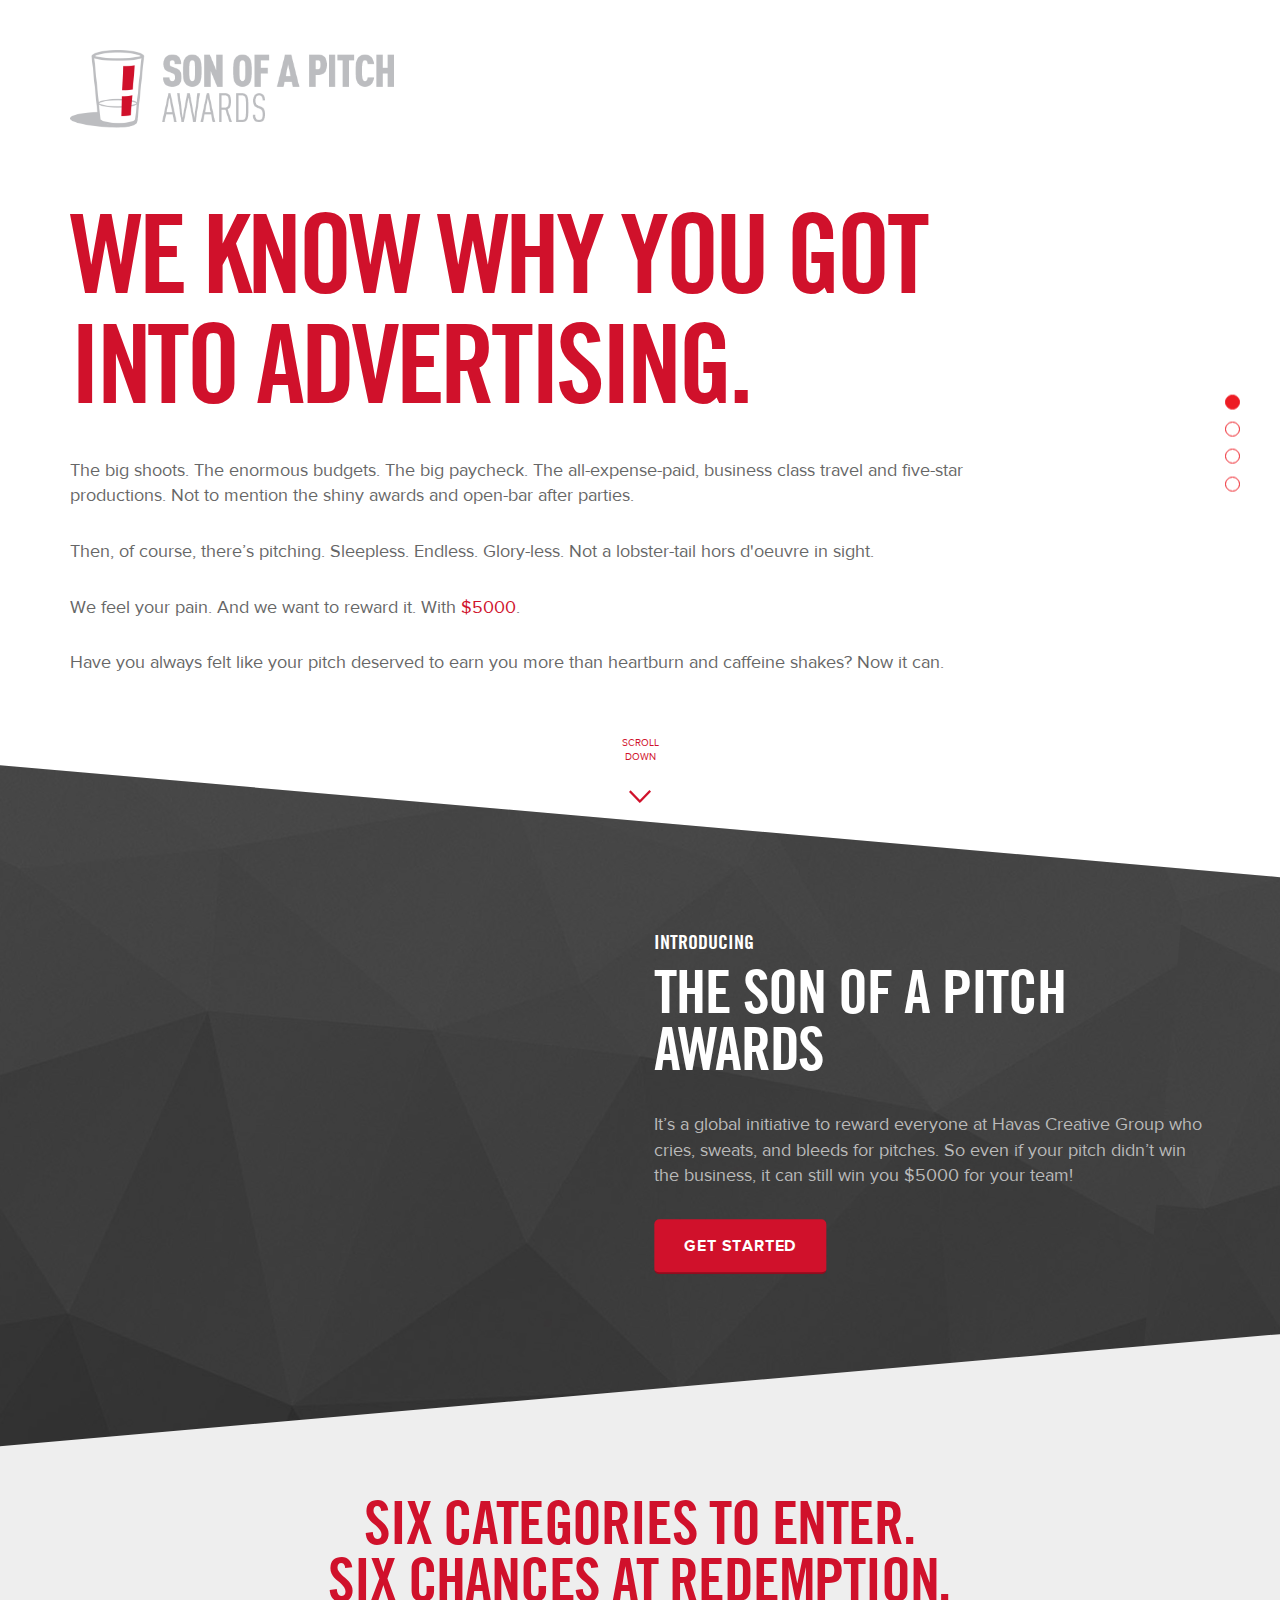
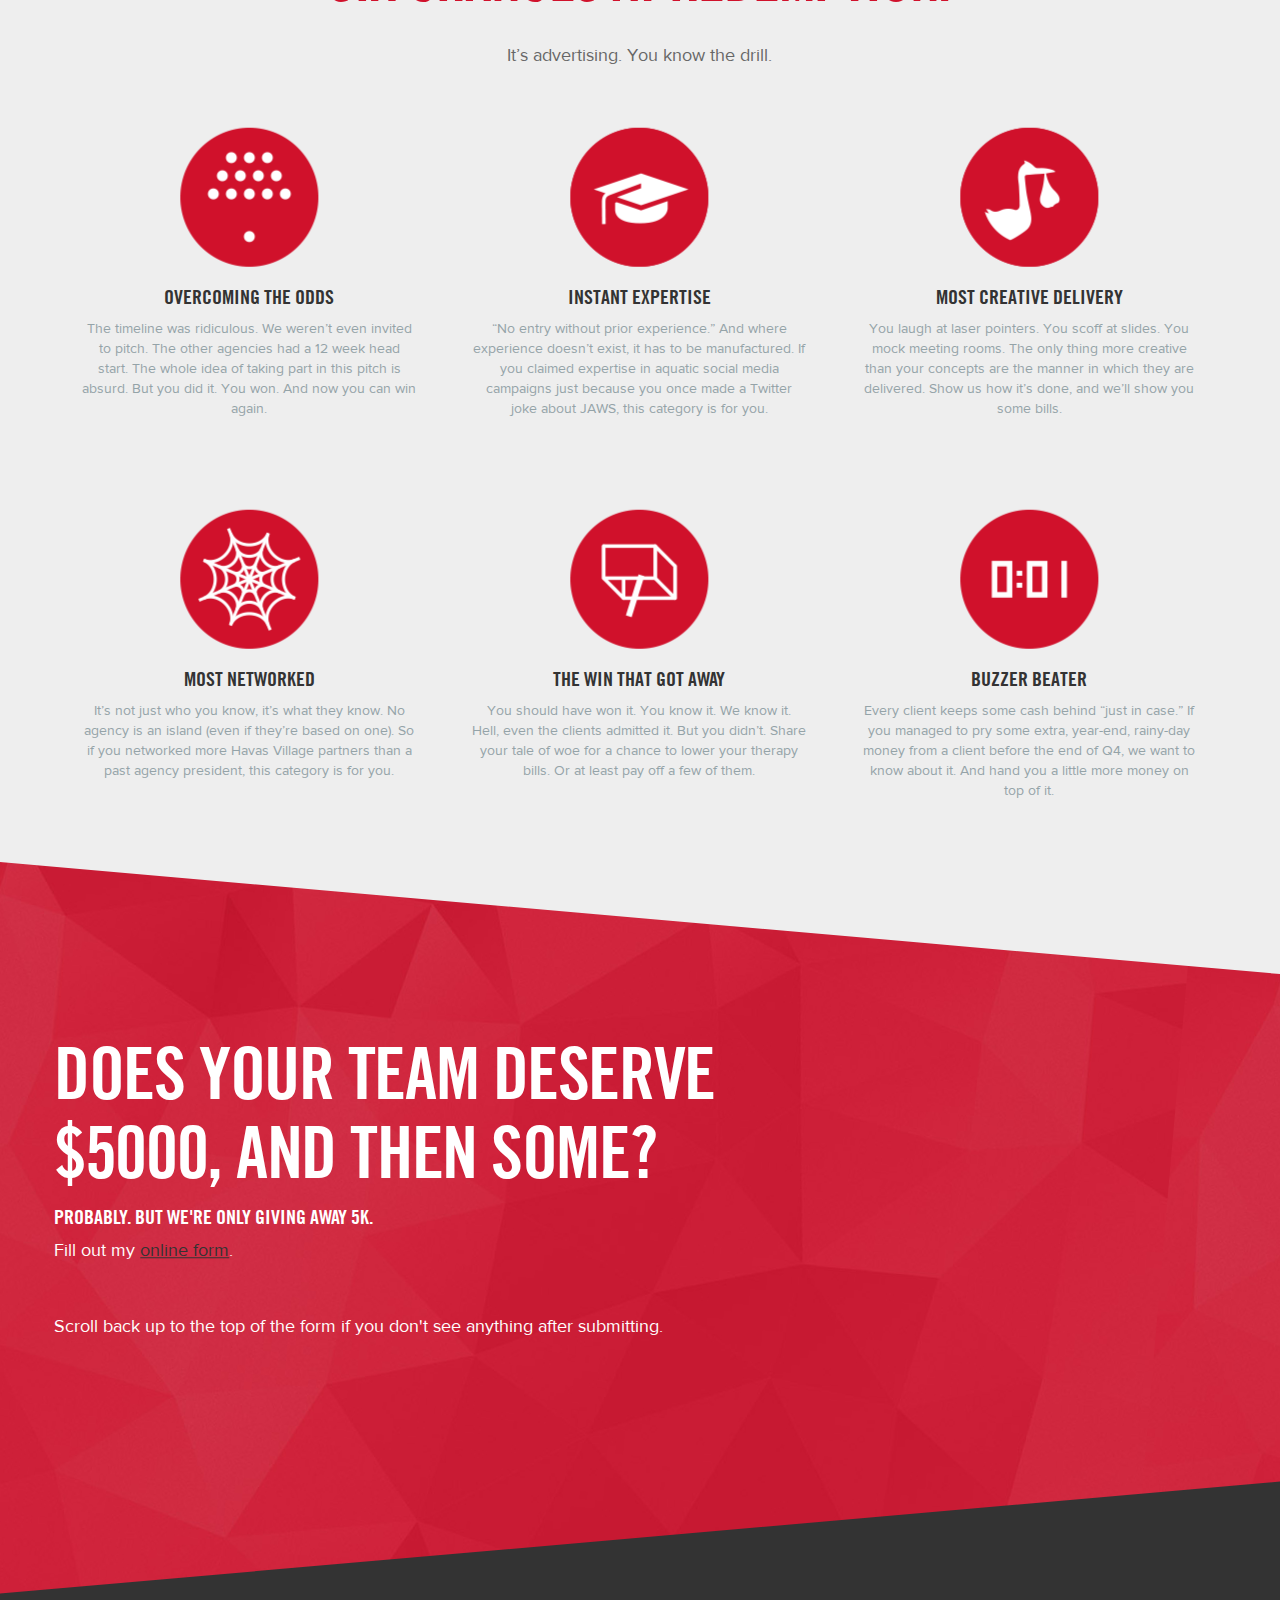
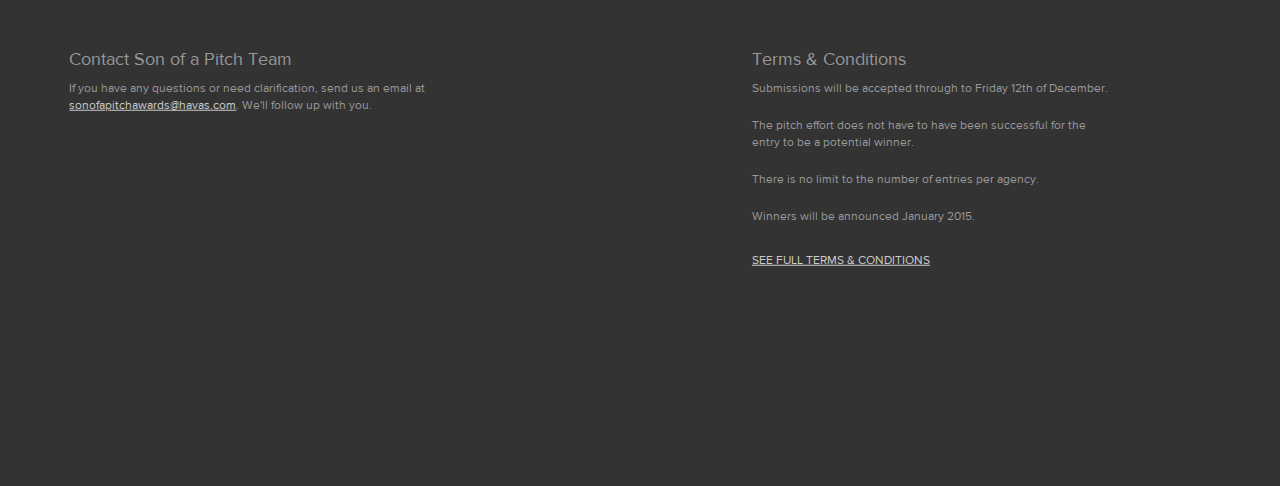
<file: index.html>
<!DOCTYPE html>
<html lang="en">
<head>
<!-- Meta, title, CSS, favicons, etc. -->
<meta charset="utf-8">
<meta name="viewport" content="width=device-width, initial-scale=1.0">
<meta name="description" content="Son of a Pitch Awards Entry Site">
<title>Son of a Pitch Awards Havas Creative Group</title>

<!-- Bootstrap core CSS -->
<link href="css/bootstrap.css" rel="stylesheet">

<!-- Startup CSS -->
<link href="css/style.css" rel="stylesheet">
<script src="js/modernizr.js"></script> 
<!-- HTML5 shim and Respond.js IE8 support of HTML5 elements and media queries -->
<!--[if lt IE 9]>
  <script src="js/html5shiv.js"></script>
  <script src="js/respond.min.js"></script>
<![endif]-->

<!-- Favicons -->
<link rel="shortcut icon" href="images/favicon.ico">

<script language="javascript" type="text/javascript">
//   function resizeIframe(obj) {
//     var 
//     obj.style.height = obj.contentWindow.document.body.scrollHeight + 'px';
//   }
//   var iframe = document.getElementById("iframe");
//   resizeIframe(iframe);
</script>
</head>
<body>
  <nav id="cd-vertical-nav">
    <ul>
      <li>
        <a href="#top" data-number="1">
          <span class="cd-dot"></span>
          <span class="cd-label">Top</span>
        </a>
      </li>
      <li>
        <a href="#video" data-number="2">
          <span class="cd-dot"></span>
          <span class="cd-label">The Son of A Pitch Awards</span>
        </a>
      </li>
      <li>
        <a href="#categories" data-number="3">
          <span class="cd-dot"></span>
          <span class="cd-label">Categories</span>
        </a>
      </li>
      <li>
        <a href="#entry" data-number="4">
          <span class="cd-dot"></span>
          <span class="cd-label">Enter</span>
        </a>
      </li>
    </ul>
  </nav>
  <a class="cd-nav-trigger cd-img-replace"><span></span></a>
  <main id="top" class="masthead cd-section" >
    <div class="container"> 
      <div class="row">
        <div id="logo" class="col-xs-8 col-md-4">
          <a href="#"><img src="images/logo.png" alt="Son of a Pitch" /></a>
        </div>       
      </div>
      <div class="row">
        <div class="col-md-10">
          <h1>We know why you got into advertising.</h1>
          <p>The big shoots. The enormous budgets. The big paycheck. The all-expense-paid, business class travel and five-star productions. Not to mention the shiny awards and open-bar after parties.</p>
          <p>Then, of course, there’s pitching. Sleepless. Endless. Glory-less. Not a lobster-tail hors d'oeuvre in sight.</p>
          <p>We feel your pain. And we want to reward it. With <span class="money">$5000</span>.</p>
          <p>Have you always felt like your pitch deserved to earn you more than heartburn and caffeine shakes? Now it can.</p>
        </div>
      </div>
      <div class="row arrow-container">
        <!--  Scroll to Explore --> 
        <a href="#video" class="scrollto">
          SCROLL<br />DOWN
          <p class="scrollto--arrow"><img src="images/scroll_down.png" alt="scroll down arrow"></p>
        </a>       
      </div>
    </div>
  </main>

  <!-- Start Rotation Container -->
  <div class="rotation-container">

    <!-- Video Section -->
    <div class="rotate clockwise cd-section" id="video">
      <div class="container rotate counter-clockwise">
        <div class="col-md-6 videoWrapper">
          <iframe width="560" height="315" src="//www.youtube.com/embed/WYIKHHaY9bc?rel=0&showinfo=0" frameborder="0" allowfullscreen></iframe>
        </div>
        <div class="col-md-6">
          <h4>INTRODUCING</h4>
          <h3>The Son of A Pitch Awards</h3>
          <p>It’s a global initiative to reward everyone at Havas Creative Group who cries, sweats, and bleeds for pitches. So even if your pitch didn’t win the business, it can still win you $5000 for your team!</p>
          <a href="#entry" class="get-started"><button class="btn btn-default">GET STARTED</button></a>
        </div>
      </div>
    </div>

    <!-- Categories Section -->
    <div class="rotate counter-clockwise cd-section" id="categories">
      <div class="container rotate clockwise"> 
        <div class="row">
          <h3>Six Categories to enter.<br />
          Six chances at redemption.</h3>
          <p>It’s advertising. You know the drill.</p>
        </div>
        <section class="row features"> 

          <!-- Category 01 -->
          <div class="col-sm-12 col-md-4">
            <div class="thumbnail"> <img src="images/icon-odds.png" alt="Overcoming the odds icon">
              <div class="caption">
                <h4>Overcoming the Odds</h4>
                <p>The timeline was ridiculous. We weren’t even invited to pitch. The other agencies had a 12 week head start. The whole idea of taking part in this pitch is absurd. But you did it. You won. And now you can win again.</p>
              </div>
            </div>
          </div>
          
          <!-- Category 02 -->
          <div class="col-sm-12 col-md-4">
            <div class="thumbnail"> <img src="images/icon-expertise.png" alt="Breaking new ground icon">
              <div class="caption">
                <h4>Instant Expertise</h4>
                <p>“No entry without prior experience.” And where experience doesn’t exist, it has to be manufactured. If you claimed expertise in aquatic social media campaigns just because you once made a Twitter joke about JAWS, this category is for you.</p>
              </div>
            </div>
          </div>

          <!-- Category 03 -->
          <div class="col-sm-12 col-md-4">
            <div class="thumbnail"> <img src="images/icon-delivery.png" alt="Most creative delivery icon">
              <div class="caption">
                <h4>Most Creative Delivery</h4>
                <p>You laugh at laser pointers. You scoff at slides. You mock meeting rooms. The only thing more creative than your concepts are the manner in which they are delivered. Show us how it’s done, and we’ll show you some bills.</p>
              </div>
            </div>
          </div>

        </section>
        <section class="row features">       
          
          <!-- Category 04 -->
          <div class="col-sm-12 col-md-4">
            <div class="thumbnail"> <img src="images/icon-networked.png" alt="Most Networked">
              <div class="caption">
                <h4>Most Networked</h4>
                <p>It’s not just who you know, it’s what they know. No agency is an island (even if they’re based on one). So if you networked more Havas Village partners than a past agency president, this category is for you.</p>
              </div>
            </div>
          </div>

          <!-- Category 05 -->    
          <div class="col-sm-12 col-md-4">
            <div class="thumbnail"> <img src="images/icon-win-got-away.png" alt="The win that got away icon">
              <div class="caption">
                <h4>The Win that Got Away</h4>
                <p>You should have won it. You know it. We know it. Hell, even the clients admitted it. But you didn’t. Share your tale of woe for a chance to lower your therapy bills. Or at least pay off a few of them.</p>
              </div>
            </div>
          </div>

          <!-- Category 06 -->    
          <div class="col-sm-12 col-md-4">
            <div class="thumbnail"> <img src="images/icon-buzzer.png" alt="The win that got away icon">
              <div class="caption">
                <h4>Buzzer Beater</h4>
                <p>Every client keeps some cash behind “just in case.” If you managed to pry some extra, year-end, rainy-day money from a client before the end of Q4, we want to know about it. And hand you a little more money on top of it.</p>
              </div>
            </div>
          </div>

        </section>  
      </div>
      <!-- // Container Ends --> 
    </div>

    <!-- Entry Section -->
    <div class="entry rotate clockwise cd-section" id="entry">
      <div class="container rotate counter-clockwise"> 
        <div class="row">
          <div class="col-md-8">
            <h2>Does your team deserve $5000, and then some?</h2>
            <h4>PROBABLY. BUT WE'RE ONLY GIVING AWAY 5K.</h4>
          </div>
        </div>
        <section>
          <div id="wufoo-qlf48up0rqfdke">
          Fill out my <a href="http://havasworldwide.wufoo.com/forms/qlf48up0rqfdke">online form</a>.
          </div>
          <script type="text/javascript">var qlf48up0rqfdke;(function(d, t) {
          var s = d.createElement(t), options = {
          'userName':'havasworldwide',
          'formHash':'qlf48up0rqfdke',
          'autoResize':true,
          'height':'1700',
          'async':true,
          'host':'wufoo.com',
          'header':'hide',
          'ssl':false};
          s.src = ('https:' == d.location.protocol ? 'https://' : 'http://') + 'www.wufoo.com/scripts/embed/form.js';
          s.onload = s.onreadystatechange = function() {
          var rs = this.readyState; if (rs) if (rs != 'complete') if (rs != 'loaded') return;
          try { qlf48up0rqfdke = new WufooForm();qlf48up0rqfdke.initialize(options);qlf48up0rqfdke.display(); } catch (e) {}};
          var scr = d.getElementsByTagName(t)[0], par = scr.parentNode; par.insertBefore(s, scr);
          })(document, 'script');</script>

        </section>
        <section class="row breath">
          <p>Scroll back up to the top of the form if you don't see anything after submitting.</p>
        </section>
      </div>
    </div>

    <!-- Footer Section -->
    <div class="rotate counter-clockwise" id="footer">
      <div class="container rotate clockwise">
        
          <div class="col-md-4 footerlinks">
            <h5>Contact Son of a Pitch Team</h5>
            <p>If you have any questions or need clarification, send us an email at <a href="mailto:sonofapitchawards@havas.com">sonofapitchawards@havas.com</a>. We'll follow up with you.</p>
          </div>  
          <div class="col-md-4 col-md-offset-3 footerlinks"> 
            <h5>Terms & Conditions</h5>
            <p>Submissions will be accepted through to Friday 12th of December.</p>
            <p>The pitch effort does not have to have been successful for the entry to be a potential winner.</p>
            <p>There is no limit to the number of entries per agency.</p>
            <p>Winners will be announced January 2015.</p>
            <a href="terms.html">SEE FULL TERMS & CONDITIONS</a>
          </div>
        
      </div>
    </div>
    <div class="footer-end"></div>
  </div>
  <!-- // End Rotation Container -->

<!-- JS and analytics only. --> 
<script src="js/jquery.js"></script> 
<script src="js/bootstrap.js"></script> 
<script src="js/easing.js"></script> 
<script src="js/vertical-fixed-nav.js"></script>

<!-- Google Analytics -->
<script>
  (function(i,s,o,g,r,a,m){i['GoogleAnalyticsObject']=r;i[r]=i[r]||function(){
  (i[r].q=i[r].q||[]).push(arguments)},i[r].l=1*new Date();a=s.createElement(o),
  m=s.getElementsByTagName(o)[0];a.async=1;a.src=g;m.parentNode.insertBefore(a,m)
  })(window,document,'script','//www.google-analytics.com/analytics.js','ga');

  ga('create', 'UA-56281423-1', 'auto');
  ga('send', 'pageview');

</script>

<!-- Sound bite easter egg -->
<script type="text/javascript">

function addSource(elem, path) {
  $('<source>').attr('src', path).appendTo(elem);
}

$("#logo").click(function(){
     var audio = $('<audio />', {
       autoPlay : 'autoplay'
     });
     addSource(audio, 'audio/'+Math.ceil(Math.random() * 5)+'.mp3');
     addSource(audio, 'audio/'+Math.ceil(Math.random() * 5)+'.ogv');
     audio.appendTo('body');     
});

</script>



<!-- Detect Browser to disable rotation on entry form on safari only -->
<script type="text/javascript">
  $(document).ready(function(){
    function get_browser(){
        var ua=navigator.userAgent,tem,M=ua.match(/(opera|chrome|safari|firefox|msie|trident(?=\/))\/?\s*(\d+)/i) || []; 
        if(/trident/i.test(M[1])){
            tem=/\brv[ :]+(\d+)/g.exec(ua) || []; 
            return 'IE '+(tem[1]||'');
            }   
        if(M[1]==='Chrome'){
            tem=ua.match(/\bOPR\/(\d+)/)
            if(tem!=null)   {return 'Opera '+tem[1];}
            }   
        M=M[2]? [M[1], M[2]]: [navigator.appName, navigator.appVersion, '-?'];
        if((tem=ua.match(/version\/(\d+)/i))!=null) {M.splice(1,1,tem[1]);}
        return M[0];
    }
    var browser = get_browser();
    if(browser == 'Safari') {
      $('html').addClass("safari")
    }
  });
</script>

</body>
</html>
</file>
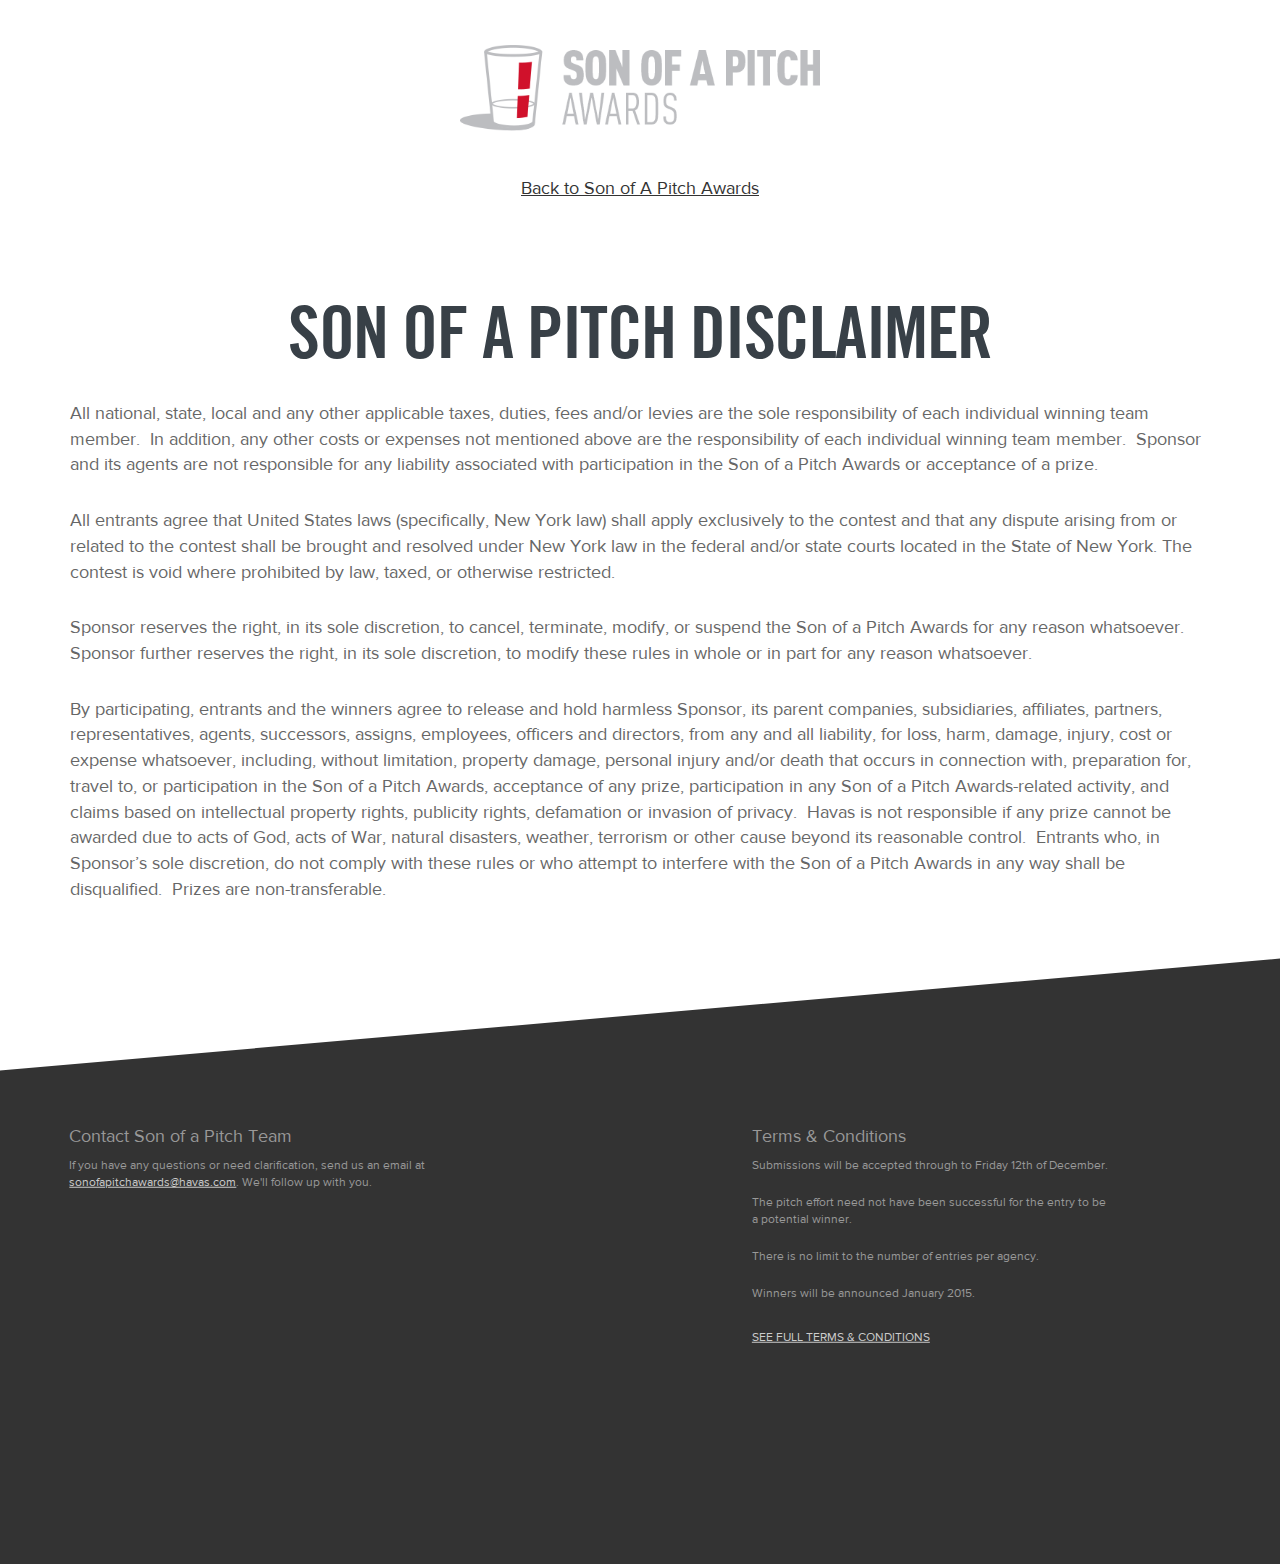
<file: terms.html>
<!DOCTYPE html>
<html lang="en">
<head>
<!-- Meta, title, CSS, favicons, etc. -->
<meta charset="utf-8">
<meta name="viewport" content="width=device-width, initial-scale=1.0">
<meta name="description" content="Son of a Pitch Awards Entry Site">
<title>Son of a Pitch Awards Havas Creative Group</title>

<!-- Bootstrap core CSS -->
<link href="css/bootstrap.css" rel="stylesheet">

<!-- Startup CSS -->
<link href="css/style.css" rel="stylesheet">
<script src="js/modernizr.js"></script> 
<!-- HTML5 shim and Respond.js IE8 support of HTML5 elements and media queries -->
<!--[if lt IE 9]>
  <script src="js/html5shiv.js"></script>
  <script src="js/respond.min.js"></script>
<![endif]-->

<!-- Favicons -->
<link rel="shortcut icon" href="images/favicon.ico">

<script language="javascript" type="text/javascript">
//   function resizeIframe(obj) {
//     var 
//     obj.style.height = obj.contentWindow.document.body.scrollHeight + 'px';
//   }
//   var iframe = document.getElementById("iframe");
//   resizeIframe(iframe);
</script>
</head>
<body>

  <!-- Start Rotation Container -->
  <div class="rotation-container">
    <div class="container" id="explore" style="margin-bottom:150px;"> 
      <section class="row">
        <div class="col-lg-4 col-lg-offset-4" style="text-align:center;">
          <a href="index.html"><img class="logo" src="images/logo.png" alt="Son of a pitch awards" /></a>
          <p><a href="index.html">Back to Son of A Pitch Awards</a></p>  
      </section>
      <section class="row">
        <div class="col-lg-12">
          <div class="section-title">
          <h2>Son of a Pitch Disclaimer</h2>
          </div>
          <p>All national, state, local and any other applicable taxes, duties, fees and/or levies are the sole responsibility of each individual winning team member.  In addition, any other costs or expenses not mentioned above are the responsibility of each individual winning team member.  Sponsor and its agents are not responsible for any liability associated with participation in the Son of a Pitch Awards or acceptance of a prize.</p>

          <p>All entrants agree that United States laws (specifically, New York law) shall apply exclusively to the contest and that any dispute arising from or related to the contest shall be brought and resolved under New York law in the federal and/or state courts located in the State of New York. The contest is void where prohibited by law, taxed, or otherwise restricted.</p>
          <p>Sponsor reserves the right, in its sole discretion, to cancel, terminate, modify, or suspend the Son of a Pitch Awards for any reason whatsoever. Sponsor further reserves the right, in its sole discretion, to modify these rules in whole or in part for any reason whatsoever.</p>
          <p>By participating, entrants and the winners agree to release and hold harmless Sponsor, its parent companies, subsidiaries, affiliates, partners, representatives, agents, successors, assigns, employees, officers and directors, from any and all liability, for loss, harm, damage, injury, cost or expense whatsoever, including, without limitation, property damage, personal injury and/or death that occurs in connection with, preparation for, travel to, or participation in the Son of a Pitch Awards, acceptance of any prize, participation in any Son of a Pitch Awards-related activity, and claims based on intellectual property rights, publicity rights, defamation or invasion of privacy.  Havas is not responsible if any prize cannot be awarded due to acts of God, acts of War, natural disasters, weather, terrorism or other cause beyond its reasonable control.  Entrants who, in Sponsor’s sole discretion, do not comply with these rules or who attempt to interfere with the Son of a Pitch Awards in any way shall be disqualified.  Prizes are non-transferable.</p>
        </div>
      </section>
    </div>

    <!-- Footer Section -->
    <div class="rotate counter-clockwise" id="footer">
      <div class="container rotate clockwise">
        
          <div class="col-md-4 footerlinks">
            <h5>Contact Son of a Pitch Team</h5>
            <p>If you have any questions or need clarification, send us an email at <a href="mailto:sonofapitchawards@havas.com">sonofapitchawards@havas.com</a>. We'll follow up with you.</p>
          </div>  
          <div class="col-md-4 col-md-offset-3 footerlinks"> 
            <h5>Terms & Conditions</h5>
            <p>Submissions will be accepted through to Friday 12th of December.</p>
            <p>The pitch effort need not have been successful for the entry to be a potential winner.</p>
            <p>There is no limit to the number of entries per agency.</p>
            <p>Winners will be announced January 2015.</p>
            <a href="terms.html">SEE FULL TERMS & CONDITIONS</a>
          </div>
        
      </div>
    </div>
    <div class="footer-end"></div>
  </div>
  <!-- // End Rotation Container -->
  </section></div>

<!-- Google Analytics -->
<script>
  (function(i,s,o,g,r,a,m){i['GoogleAnalyticsObject']=r;i[r]=i[r]||function(){
  (i[r].q=i[r].q||[]).push(arguments)},i[r].l=1*new Date();a=s.createElement(o),
  m=s.getElementsByTagName(o)[0];a.async=1;a.src=g;m.parentNode.insertBefore(a,m)
  })(window,document,'script','//www.google-analytics.com/analytics.js','ga');

  ga('create', 'UA-56281423-1', 'auto');
  ga('send', 'pageview');

</script>

</body>
</html>
</file>
<file: css/style.css>
@import url("http://fast.fonts.net/t/1.css?apiType=css&projectid=180765a3-4b84-4b94-ad02-2d3d804dd4f5");
@font-face{
font-family:"Proxima Nova W01_R3";
src:url("../fonts/7e90123f-e4a7-4689-b41f-6bcfe331c00a.eot?#iefix") format("eot")
}
@font-face{
font-family:"Proxima Nova W01";
src:url("../fonts/7e90123f-e4a7-4689-b41f-6bcfe331c00a.eot?#iefix");
src:url("../fonts/7e90123f-e4a7-4689-b41f-6bcfe331c00a.eot?#iefix") format("eot"),url("../fonts/e56ecb6d-da41-4bd9-982d-2d295bec9ab0.woff") format("woff"),url("../fonts/2aff4f81-3e97-4a83-9e6c-45e33c024796.ttf") format("truetype"),url("../fonts/ab9cd062-380f-4b53-b1a7-c0bec7402235.svg#ab9cd062-380f-4b53-b1a7-c0bec7402235") format("svg");
font-weight: 300;
font-style: Regular;
}
@font-face{
font-family:"Proxima Nova W01_B5";
src:url("../fonts/fbc6b03a-b3a1-427c-a884-053deca3a53c.eot?#iefix") format("eot")
}
@font-face{
font-family:"Proxima Nova W01";
src:url("../fonts/fbc6b03a-b3a1-427c-a884-053deca3a53c.eot?#iefix");
src:url("../fonts/fbc6b03a-b3a1-427c-a884-053deca3a53c.eot?#iefix") format("eot"),url("../fonts/d999c07b-a049-4eb5-b8a6-4f36ae25e67e.woff") format("woff"),url("../fonts/4d4a75f5-d32a-4a09-8665-133afd39cc37.ttf") format("truetype"),url("../fonts/8152bc4e-d700-4c78-b6be-326893e6f53f.svg#8152bc4e-d700-4c78-b6be-326893e6f53f") format("svg");
font-weight: 500;
font-style: Bold;
}
@font-face{
font-family:"Trade Gothic W01_R8";
src:url("../fonts/bb3aa0a7-2585-4e89-ad82-658fd561751a.eot?#iefix") format("eot")
}
@font-face{
font-family:"Trade Gothic W01";
src:url("../fonts/bb3aa0a7-2585-4e89-ad82-658fd561751a.eot?#iefix");
src:url("../fonts/bb3aa0a7-2585-4e89-ad82-658fd561751a.eot?#iefix") format("eot"),url("../fonts/1454a71d-cdbb-429c-8092-122f4493e0c7.woff") format("woff"),url("../fonts/d5ea405c-2180-4ff0-bd51-3e19fb280be4.ttf") format("truetype"),url("../fonts/70ac6679-cf48-4a0e-a909-d1e3bb4a1aa9.svg#70ac6679-cf48-4a0e-a909-d1e3bb4a1aa9") format("svg");
font-weight: 800;
font-style: Regular;
}
@font-face{
font-family:"Trade Gothic W01_R7";
src:url("../fonts/257c802f-349c-4b4d-aefa-546d5de15ec6.eot?#iefix") format("eot")
}
@font-face{
font-family:"Trade Gothic W01";
src:url("../fonts/257c802f-349c-4b4d-aefa-546d5de15ec6.eot?#iefix");
src:url("../fonts/257c802f-349c-4b4d-aefa-546d5de15ec6.eot?#iefix") format("eot"),url("../fonts/5fdc935e-9e30-442a-bbe9-8d887b858471.woff") format("woff"),url("../fonts/616c4c87-a077-43f4-a9f4-f01267c13818.ttf") format("truetype"),url("../fonts/c901ad5f-a842-4549-a1f4-583a97f7e169.svg#c901ad5f-a842-4549-a1f4-583a97f7e169") format("svg");
font-weight: 700;
font-style: Regular;
}

/*
Theme Name: Startup Responsive Landing page Template
Version: 1.0
Author: Surjith SM
Author URI: http://themeforest.net/user/surjithctly
*/


/******************  Table of Contents  *****************************/

/*

1. GLOBAL STYLES
2. HEADER
3. HERO IMAGE
4. FEATURES
5. TESTIMONIALS
6. PLANS AND PRICING
7. FAQ
8. FOOTER
9. CUSTOM MEDIA QUERIES


.entry iframe, section.row.breath {width: 100%; border:none; max-width: 750px;margin: 30px auto; display: block;}
.highlight.entry {margin-top: 0;}

/*======== Safari can't render wufoo form with the rotation =========*/
.safari #entry {
	-webkit-transform: rotate(0);
}
.safari #entry .container {
	-webkit-transform: rotate(0);	
}

/*========== 1. GLOBAL STYLES ==============*/


body {
	font-family: 'Proxima Nova W01', Arial, sans-serif;
	text-align: left;
	background:#FFF;
	font-size: 18px;
	font-weight:300;
	height: 100%;
	margin: 0;
	padding: 0;
	color:#666666;
}
strong, b {
	font-weight: bold;
}
a {
	color: #333;
	text-decoration: underline;
}
a:hover {
	color: #333;
	text-decoration: none;
}
h1 {
	font-family: 'Trade Gothic W01', Arial, sans-serif;
	font-weight: 700;
	font-size:110px;
	color: #d0112b;
	line-height: 1;
	margin-bottom:40px;
	margin-top:70px;
	text-transform: uppercase;
	letter-spacing:-0.04em;
}
h2 {
	font-family: 'Trade Gothic W01', Arial, sans-serif;
	font-weight: 700;
	font-weight: bold;
	font-size:72px;
	font-weight:600;
	margin:15px 0;
	text-transform: uppercase;
	letter-spacing: -0.02em;
}
h3 {
	font-family: 'Trade Gothic W01', Arial, sans-serif;
	font-weight: 700;
	font-size:60px;
	margin:0 0 35px;
	letter-spacing: -0.02em;
	line-height: .95;	
	text-transform: uppercase;
}
h4 {
	font-family: 'Trade Gothic W01', Arial, sans-serif;
	font-weight: 800;	
	font-size:20px;
	font-weight: bold;
	margin:10px 0;
	text-transform: uppercase;
	letter-spacing: 0.01em;
}
h5 {
	font-size:18px;
	color:#999;
	font-weight: 300;
}
h6 {
	font-size:16px;
	margin:10px 0;
	color: #384047;
}
p {
	margin-bottom: 30px;
}
img {max-width: 100%;}
ul {list-style: none; -webkit-padding-start:0;}

.btn, .btn-lg, .input-lg {
	border-radius:3px;
}
.form-control {
	border-radius: 3px;
	-webkit-box-shadow:none;
	box-shadow:none;
	border: 0;
}
.input-lg {
	height: 55px;
}
.btn-lg, .btn-group-lg > .btn {
	padding: 10px 28px;
	height: 52px;
}
.breath {
	margin:50px auto;
}
.highlight {
	background:#f4f4f4;
	margin-top:40px;
}

/*========== 2. HEADER ==============*/

.masthead {
	position: relative;
/*	padding: 80px 15px;
	text-shadow: 0 1px 0 rgba(0, 0, 0, .1);
	background-color: #6883cc;
	background-image:url(../images/header_bg_color_red.jpg);
	background-repeat: no-repeat;
	background-position: center center;
	background-attachment: fixed;
	-webkit-background-size: cover;
	-moz-background-size: cover;
	-o-background-size: cover;
	background-size: cover;*/
}
/* Initial Subtle Animation*/

.masthead .container {
	animation: fadein 2s;
	-moz-animation: fadein 2s; /* Firefox */
	-webkit-animation: fadein 2s; /* Safari and Chrome */
	-o-animation: fadein 2s; /* Opera */
}
.loading * {
	-webkit-animation: none !important;
	-moz-animation: none !important;
	-ms-animation: none !important;
	-o-animation: none !important;
}
 @keyframes fadein {
 from {
 opacity:0;
 -webkit-transform: translateY(-30px);
-moz-transform: translateY(-30px);
transform: translateY(-30px);
}
to {
	opacity:1;
	-webkit-transform: translateY(0);
	-moz-transform: translateY(0);
	transform: translateY(0);
}
}
@-moz-keyframes fadein { /* Firefox */
 from {
 opacity:0;
 -webkit-transform: translateY(-30px);
-moz-transform: translateY(-30px);
transform: translateY(-30px);
}
to {
	opacity:1;
	-webkit-transform: translateY(0);
	-moz-transform: translateY(0);
	transform: translateY(0);
}
}
@-webkit-keyframes fadein { /* Safari and Chrome */
 from {
 opacity:0;
 -webkit-transform: translateY(-30px);
-moz-transform: translateY(-30px);
transform: translateY(-30px);
}
to {
	opacity:1;
	-webkit-transform: translateY(0);
	-moz-transform: translateY(0);
	transform: translateY(0);
}
}
@-o-keyframes fadein { /* Opera */
 from {
 opacity:0;
 -webkit-transform: translateY(-30px);
-moz-transform: translateY(-30px);
transform: translateY(-30px);
}
to {
	opacity:1;
	-webkit-transform: translateY(0);
	-moz-transform: translateY(0);
	transform: translateY(0);
}
}
/*animation ends*/

.logo {
	padding: 45px 0;
	text-align:center;
}
.btn-large {
	font-size:18px;
	padding:20px 50px;
	margin:5px 10px;
}
.btn-success {
	background-color: #2ecc71;
	background-image:none;
	border: 0;
	-webkit-box-shadow: 0 3px 0 rgba(2, 154, 67, 1);
	box-shadow: 0 3px 0 rgba(2, 154, 67, 1);
	line-height: 1.8;
}
.btn-success:hover, .btn-success:focus, .btn-success:active {
	background-color: #29c36a;
	color:#FFF;
	border: 0;
	-webkit-box-shadow: 0 3px 0 rgba(2, 139, 61, 1);
	box-shadow: 0 3px 0 rgba(2, 139, 61, 1);
}
.btn-primary {
	background-color: #2db6d8;
	background-image:none;
	border-color: rgba(0, 0, 0, 0.1) rgba(0, 0, 0, 0.1) rgba(0, 0, 0, 0.25);
}
.btn-primary:hover, .btn-primary:focus, .btn-primary:active {
	background-color: #209ab8!important;
	color:#FFF!important;
}
.subscribe {
	padding: 45px 0;
}
.alertMsg {
	float: left;
	font-size: 14px;
	display: block;
	padding: 5px 17px;
}


/* Boucing Arrow Animation */

@keyframes arrowbounce {
from {
-webkit-transform: translateY(0);
-moz-transform: translateY(0);
transform: translateY(0);
}
to {
	-webkit-transform: translateY(-20px);
	-moz-transform: translateY(-20px);
	transform: translateY(-20px);
}
}
@-moz-keyframes arrowbounce { /* Firefox */
from {
-webkit-transform: translateY(0);
-moz-transform: translateY(0);
transform: translateY(0);
}
to {
	-webkit-transform: translateY(-20px);
	-moz-transform: translateY(-20px);
	transform: translateY(-20px);
}
}
@-webkit-keyframes arrowbounce { /* Safari and Chrome */
from {
-webkit-transform: translateY(0);
-moz-transform: translateY(0);
transform: translateY(0);
}
to {
	-webkit-transform: translateY(-20px);
	-moz-transform: translateY(-20px);
	transform: translateY(-20px);
}
}
@-o-keyframes arrowbounce { /* Opera */
from {
-webkit-transform: translateY(0);
-moz-transform: translateY(0);
transform: translateY(0);
}
to {
	-webkit-transform: translateY(-20px);
	-moz-transform: translateY(-20px);
	transform: translateY(-20px);
}
}
.scrollto, .scrollto:hover, scrollto:focus {
	margin:30px;
	display:block;
	color:#FFF;
	text-decoration:none;
	width:200px;
	margin:0 auto;
}
.scrollto--arrow {
	padding:10px;
}
.scrollto--arrow img {
	animation: arrowbounce 1s alternate infinite;
	-moz-animation: arrowbounce 1s alternate infinite; /* Firefox */
	-webkit-animation: arrowbounce 1s alternate infinite; /* Safari and Chrome */
	-o-animation: arrowbounce 1s alternate infinite; /* Opera */
}
/*========== 3. HERO IMAGE ==============*/

.section-title {
	text-align:center;
	margin-top:60px;
	margin-bottom:30px;
}
.section-title h2 {
	color:#384047;
}
.section-title h4 {
	color:#94a3a8;
}
.heroimg img, .clientlogo img {
	max-width:100%;
}
/*========== 4. FEATURES ==============*/

.features {
	margin:25px 0;
}
.thumbnail {
	border:0;
	text-align:center;
}
.thumbnail .caption p {
	color: #94a3a8;
}
/*========== 5. TESTIMONIALS ==============*/

.testblock {
	width:100%;
	height:auto;
	padding:20px;
	background:#FFF;
	-webkit-border-radius:5px;
	-moz-border-radius:5px;
	border-radius:5px;
	font-family:Georgia, "Times New Roman", Times, serif;
	font-style:italic;
	position:relative;
	line-height:28px;
	font-size:16px;
}
.testblock:after {
	top: 100%;
	left: 20%;
	border: solid transparent;
	content: " ";
	height: 0;
	width: 0;
	position: absolute;
	pointer-events: none;
	border-color: rgba(255, 255, 255, 0);
	border-top-color: #ffffff;
	border-width: 15px;
	margin-left: -15px;
}
.clientblock {
	margin-top:40px;
	margin-left:10px;
}
.clientblock img {
	float:left;
	-webkit-border-radius:100%;
	-moz-border-radius:100%;
	border-radius:100%;
}
.clientblock p {
	padding-left:80px;
	padding-top:13px;
}
.clientblock p strong {
	color:#384047;
	font-size:16px;
}
/* Animation */

.testblock {
	-moz-transition:all 0.6s ease;
	-webkit-transition:all 0.6s ease;
	-ms-transition:all 0.6s ease;
	-o-transition:all 0.6s ease;
	transition:all 0.6s ease;
}
.testblock:hover {
	-moz-transform:scale(1.05);
	-webkit-transform:scale(1.05);
	-o-transform:scale(1.05);
	-ms-transform:scale(1.05);
	transform:scale(1.05);
	z-index:2;
}
/*========== 6. PLANS AND PRICING ==============*/

.pricing {
	padding:25px;
	color:#FFF;
	text-align:center;
	-webkit-border-radius:5px;
	-moz-border-radius:5px;
	border-radius:5px;
}
.pricing .planname {
	text-transform:uppercase;
	font-weight:600;
}
.pricing .price {
	font-size:52px;
	font-weight:300;
	margin:10px 0;
}
.pricing .billing {
	text-transform:uppercase;
	color:#FFF;
	opacity:0.7;
}
.pricing .price .curr {
	display:inline-block;
	font-size:20px;
	vertical-align:super;
}
.pricing .price .per {
	display:inline-block;
	font-size:20px;
	vertical-align: baseline;
}
.color1 {
	background-color:#5ca2e0;
}
.color2 {
	background-color:#7676c6;
}
.color3 {
	background-color:#885fc1;
}
/* Animation */

.pricing {
	-moz-transition:all 0.6s ease;
	-webkit-transition:all 0.6s ease;
	-ms-transition:all 0.6s ease;
	-o-transition:all 0.6s ease;
	transition:all 0.6s ease;
}
.pricing:hover {
	-moz-transform:scale(1.05);
	-webkit-transform:scale(1.05);
	-o-transform:scale(1.05);
	-ms-transform:scale(1.05);
	transform:scale(1.05);
	z-index:2;
}

/*========== 7. FAQ ==============*/

.faq p {
	margin-bottom:25px;
}

/*==========8. FOOTER ==============*/


.footercta {
	padding: 60px 15px;
	color: #FFF;
	text-align: center;
	text-shadow: 0 1px 0 rgba(0, 0, 0, .1);
	background-color: #6883cc;
	background-image:url(../images/footer_img.jpg);
	background-repeat: no-repeat;
	background-position: center center;
	background-attachment: fixed;
	-webkit-background-size: cover;
	-moz-background-size: cover;
	-o-background-size: cover;
	background-size: cover;
}


/*========== Tim's Overrides =============*/

.masthead {
	background: none;
	text-shadow:none;
	padding: 50px 0;
}
#logo img {
	width: 90%;
}
.rotation-container {
	display: block;
	width: 100%;
	overflow: hidden;
	position: relative;
}
.rotate.clockwise .container {
	padding: 150px 0 200px;	
}
.rotate.counter-clockwise .container {
	padding: 50px 0 200px;	
}
.row.arrow-container {
	position:absolute;
	left:0;
	right:0;
	margin-top: 30px;
}
.money {
	color: #d0112b;
	-webkit-animation: scaleDown 2s, textShadow 2s;
	-moz-animation: blurFadeInOut 2s ease-in backwards;
	-ms-animation: blurFadeInOut 2s ease-in backwards;
	animation: blurFadeInOut 2s ease-in backwards;
}
@-webkit-keyframes scaleDown{
	from {
		transform: scale(2);
	}
	to {
		transform: scale(1);
	}
}
@-webkit-keyframes textShadow{
	from {
		text-shadow: 0px 0px 20px #d0112b;
	}
	to {
		text-shadow: none;
	}
}
.scrollto, .scrollto:hover {
	color: #d0112b;
	font-size: 10px;
	text-align: center;
}
.scrollto--arrow img {
	margin-top:15px;
}
.rotate {
	margin:0 -120px;
	-webkit-transform-origin: left center;
	-moz-transform-origin: left center;
	-o-transform-origin: left center;
	-ms-transform-origin: left center;
	transform-origin: left center;
}
.rotate.container {
	margin-left:auto;
	margin-right:auto;
}
.rotate.clockwise {
	-webkit-transform: rotate(5deg);
	-moz-transform: rotate(5deg);
	-o-transform: rotate(5deg);
	-ms-transform: rotate(5deg);
	transform: rotate(5deg);
}
.rotate.counter-clockwise {
	-webkit-transform: rotate(-5deg);
	-moz-transform: rotate(-5deg);
	-o-transform: rotate(-5deg);
	-ms-transform: rotate(-5deg);
	transform: rotate(-5deg);
}
.btn-default, .btn-default:focus {
	color:#fff;
	background: #d0112b;
	border: none;
	border-bottom:2px solid #910c1e;
	padding: 15px 30px;
	border-radius: 5px;
	font-weight: 500;
	font-size: 16px;
	text-transform: uppercase;
	letter-spacing: .8px;
}
.btn-default:hover {
	color:#fff;
	background: #bc0f26;
	border-bottom:2px solid #7f0a1a;
}
#video {
	color:#fff;
	background: url(../images/dark-bg.jpg) 0 0 repeat;
}
#video p {
	color:#bbbbbb;
}
.videoWrapper {
	position: relative;
	padding-bottom: 26%; /* 16:9 */
	padding-top: 25px;
	height: 0;
}
.videoWrapper iframe {
	position: absolute;
	top: 0;
	left: 0;
	width: 90%;
	height: 100%;
}
#categories {
	background: #eeeeee;
	text-align: center; 
}
#categories h3 {
	color:#d0112b;
}
.thumbnail {
	background: none;
}
.caption p {
	font-size: 14px;
}
#entry {
	color:#fff;
	background:url(../images/bg-red.jpg) 0 0 repeat;
	margin-top: -250px;
}
#footer {
	background: #333;
	color:#999;
}
#footer p {
	margin-bottom: 20px;
}
#footer a {
	color: #ccc;
}
#footer p, #footer a {
	font-size: 12px;
}
.footer-end {
	width: 100%;
	height: 200px;
	position: absolute;
	bottom: 0;
	background: #333;
}

/*==========9. CUSTOM MEDIA QUERIES==============*/


/*MEDIA QUERIES*/

@media (max-width: 991px) {
	.rotate {
		margin:0 -200px;
	}
	#video div, #footer div {
		margin-bottom: 40px;
	}
	.videoWrapper {
		padding-bottom: 56.25%;
	}
	.videoWrapper iframe {
		width: 100%;
	}
	h1 {
		font-size: 90px;	
	}

}

@media (max-width: 767px) {
	body {
		font-size: 15px;
	}
	h1 {
		font-size: 30px;
		margin-top: 20px;
	}
	h2 {
		font-size: 26px;
	}
	h3 {
		font-size: 24px;
		margin-bottom: 20px;
	}
	h4 {
		font-size: 15px;
		margin-bottom: 5px;
	}
	p {
		margin-bottom: 10px;
	}


	.container {
		width: 300px;
	}
}


/*=========== Vertical Fixed Nav ==============*/

/* No Touch devices */
.cd-nav-trigger {
  display: none;
}

.no-touch #cd-vertical-nav {
  position: fixed;
  right: 40px;
  top: 50%;
  bottom: auto;
  -webkit-transform: translateY(-50%);
  -moz-transform: translateY(-50%);
  -ms-transform: translateY(-50%);
  -o-transform: translateY(-50%);
  transform: translateY(-50%);
  z-index: 1;
}
.no-touch #cd-vertical-nav li {
  text-align: right;
}
.no-touch #cd-vertical-nav a {
  display: inline-block;
  /* prevent weird movements on hover when you use a CSS3 transformation - webkit browsers */
  -webkit-backface-visibility: hidden;
  backface-visibility: hidden;
}
.no-touch #cd-vertical-nav a:after {
  content: "";
  display: table;
  clear: both;
}
.no-touch #cd-vertical-nav a span {
  float: right;
  display: inline-block;
}
.no-touch #cd-vertical-nav a:hover .cd-label {
  opacity: 1;
}
.no-touch #cd-vertical-nav a.is-selected .cd-dot {
  background-color: #ed1c24;
}
.no-touch #cd-vertical-nav .cd-dot {
  position: relative;
  /* we set a top value in order to align the dot with the label. If you change label's font, you may need to change this top value*/
  top: 4px;
  height: 15px;
  width: 15px;
  border-radius: 50%;
  background: #fff;
  border: 1px solid #ed1c24;
  -webkit-transition: -webkit-transform 0.2s, background-color 0.5s;
  -moz-transition: -moz-transform 0.2s, background-color 0.5s;
  transition: transform 0.2s, background-color 0.5s;
  -webkit-transform-origin: 50% 50%;
  -moz-transform-origin: 50% 50%;
  -ms-transform-origin: 50% 50%;
  -o-transform-origin: 50% 50%;
  transform-origin: 50% 50%;
}
.no-touch #cd-vertical-nav .cd-label {
  position: relative;
  margin-right: 10px;
  padding: .4em .5em;
  color: #ccc;
  font-size: 14px;
  font-size: 0.875rem;
  -webkit-transition: -webkit-transform 0.2s, opacity 0.2s;
  -moz-transition: -moz-transform 0.2s, opacity 0.2s;
  transition: transform 0.2s, opacity 0.2s;
  opacity: 0;
  -webkit-transform-origin: 100% 50%;
  -moz-transform-origin: 100% 50%;
  -ms-transform-origin: 100% 50%;
  -o-transform-origin: 100% 50%;
  transform-origin: 100% 50%;
}

/* Touch devices */
.touch .cd-nav-trigger {
  display: block;
  z-index: 2;
  position: fixed;
  bottom: 30px;
  right: 5%;
  height: 44px;
  width: 44px;
  border-radius: 0.25em;
  border:1px solid #ccc;
  background: rgba(255, 255, 255, 0.9);
}
.touch .cd-nav-trigger span {
  position: absolute;
  height: 4px;
  width: 4px;
  background-color: #3e3947;
  border-radius: 50%;
  left: 50%;
  top: 50%;
  bottom: auto;
  right: auto;
  -webkit-transform: translateX(-50%) translateY(-50%);
  -moz-transform: translateX(-50%) translateY(-50%);
  -ms-transform: translateX(-50%) translateY(-50%);
  -o-transform: translateX(-50%) translateY(-50%);
  transform: translateX(-50%) translateY(-50%);
}
.touch .cd-nav-trigger span::before, .touch .cd-nav-trigger span::after {
  content: '';
  height: 100%;
  width: 100%;
  position: absolute;
  left: 0;
  background-color: inherit;
  border-radius: inherit;
}
.touch .cd-nav-trigger span::before {
  top: -9px;
}
.touch .cd-nav-trigger span::after {
  bottom: -9px;
}

.touch #cd-vertical-nav {
  position: fixed;
  z-index: 1;
  right: 5%;
  bottom: 30px;
  width: 90%;
  max-width: 400px;
  max-height: 90%;
  overflow-y: scroll;
  -webkit-overflow-scrolling: touch;
  -webkit-transform-origin: right bottom;
  -moz-transform-origin: right bottom;
  -ms-transform-origin: right bottom;
  -o-transform-origin: right bottom;
  transform-origin: right bottom;
  -webkit-transform: scale(0);
  -moz-transform: scale(0);
  -ms-transform: scale(0);
  -o-transform: scale(0);
  transform: scale(0);
  -webkit-transition-property: -webkit-transform;
  -moz-transition-property: -moz-transform;
  transition-property: transform;
  -webkit-transition-duration: 0.2s;
  -moz-transition-duration: 0.2s;
  transition-duration: 0.2s;
  border-radius: 0.25em;
  background-color: rgba(255, 255, 255, 0.9);
}
.touch #cd-vertical-nav a {
  color:#ccc;
  display: block;
  padding: 1em;
  border-bottom: 1px solid rgba(62, 57, 71, 0.1);
}
.touch #cd-vertical-nav a span:first-child {
  display: none;
}
.touch #cd-vertical-nav a.is-selected span:last-child {
  color: #d88683;
}
.touch #cd-vertical-nav.open {
  -webkit-transform: scale(1);
  -moz-transform: scale(1);
  -ms-transform: scale(1);
  -o-transform: scale(1);
  transform: scale(1);
}
.touch #cd-vertical-nav.open + .cd-nav-trigger {
  background-color: transparent;
}
.touch #cd-vertical-nav.open + .cd-nav-trigger span {
  background-color: rgba(62, 57, 71, 0);
}
.touch #cd-vertical-nav.open + .cd-nav-trigger span::before, .touch #cd-vertical-nav.open + .cd-nav-trigger span::after {
  background-color: #3e3947;
  height: 3px;
  width: 20px;
  border-radius: 0;
  left: -8px;
}
.touch #cd-vertical-nav.open + .cd-nav-trigger span::before {
  -webkit-transform: rotate(45deg);
  -moz-transform: rotate(45deg);
  -ms-transform: rotate(45deg);
  -o-transform: rotate(45deg);
  transform: rotate(45deg);
  top: 1px;
}
.touch #cd-vertical-nav.open + .cd-nav-trigger span::after {
  -webkit-transform: rotate(135deg);
  -moz-transform: rotate(135deg);
  -ms-transform: rotate(135deg);
  -o-transform: rotate(135deg);
  transform: rotate(135deg);
  bottom: 0;
}
.touch #cd-vertical-nav li:last-child a {
  border-bottom: none;
}

@media only screen and (min-width: 768px) {
  .touch .cd-nav-trigger, .touch #cd-vertical-nav {
    bottom: 40px;
  }
}
</file>
